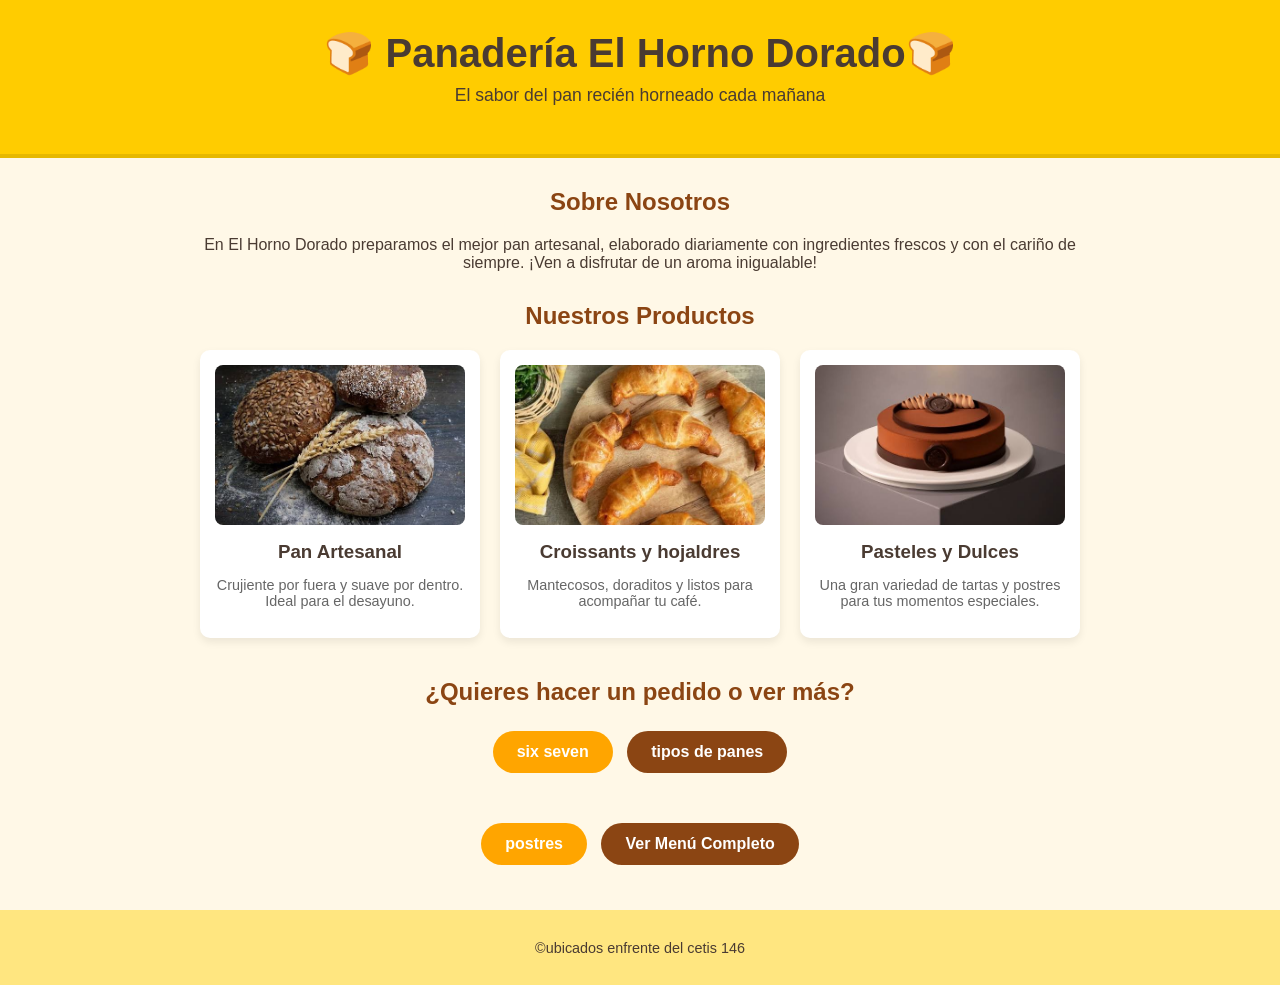
<file: index.html>
<!DOCTYPE html>
<html lang="es">
<head>
  <meta charset="UTF-8">
  <meta name="viewport" content="width=device-width, initial-scale=1.0">
  <title>Panadería El Horno Dorado</title> 
  <link rel="stylesheet" href="style.css">
</head>
<body>

  <!-- Encabezado -->
  <header>
    <h1>🍞 Panadería El Horno Dorado🍞</h1>
    <p>El sabor del pan recién horneado cada mañana</p>
  </header>

  <!-- Sobre Nosotros -->
  <section class="info">
    <h2>Sobre Nosotros</h2>
    <p>En El Horno Dorado preparamos el mejor pan artesanal, elaborado diariamente con ingredientes frescos y con el cariño de siempre. ¡Ven a disfrutar de un aroma inigualable!</p>
  </section>

  <!-- Productos -->
  <section class="productos">
    <h2>Nuestros Productos</h2>

    <div class="galeria">
      <div class="tarjeta">
        <img src="pan ar.jpg" alt="Pan Artesanal">
        <h3>Pan Artesanal</h3>
        <p>Crujiente por fuera y suave por dentro. Ideal para el desayuno.</p>
      </div>

      <div class="tarjeta">
        <img src="croissant.jpg" alt="Croissants y Facturas">
        <h3>Croissants y hojaldres</h3> 
        <p>Mantecosos, doraditos y listos para acompañar tu café.</p>
      </div>

      <div class="tarjeta">
        <img src="paxtel.jpg" alt="Repostería y Pasteles">
        <h3>Pasteles y Dulces</h3>
        <p>Una gran variedad de tartas y postres para tus momentos especiales.</p>
      </div>
    </div>
  </section>

  <!-- Botones de Acción / Contacto -->
  <section class="contacto">
    <h2>¿Quieres hacer un pedido o ver más?</h2>
    <a href="pagina4.html" class="boton">six seven
      
    </a>
    <!-- Nuevo botón hacia pagina2.html -->
    <a href="pagina2.html" class="boton secundario">tipos de panes</a>
  </section>
<!-- Botones de Acción / Contacto -->
  <section class="contacto">
    
    <a href="pagina3.html" class="boton">postres
      
    </a>
    <!-- Nuevo botón hacia pagina2.html -->
    <a href="pagina5.html" class="boton secundario">Ver Menú Completo</a>
  </section>

  <!-- Pie de página -->
  <footer>
    <p>&copy;ubicados enfrente del cetis 146 </p>
  </footer>

</body>
</html>
</file>
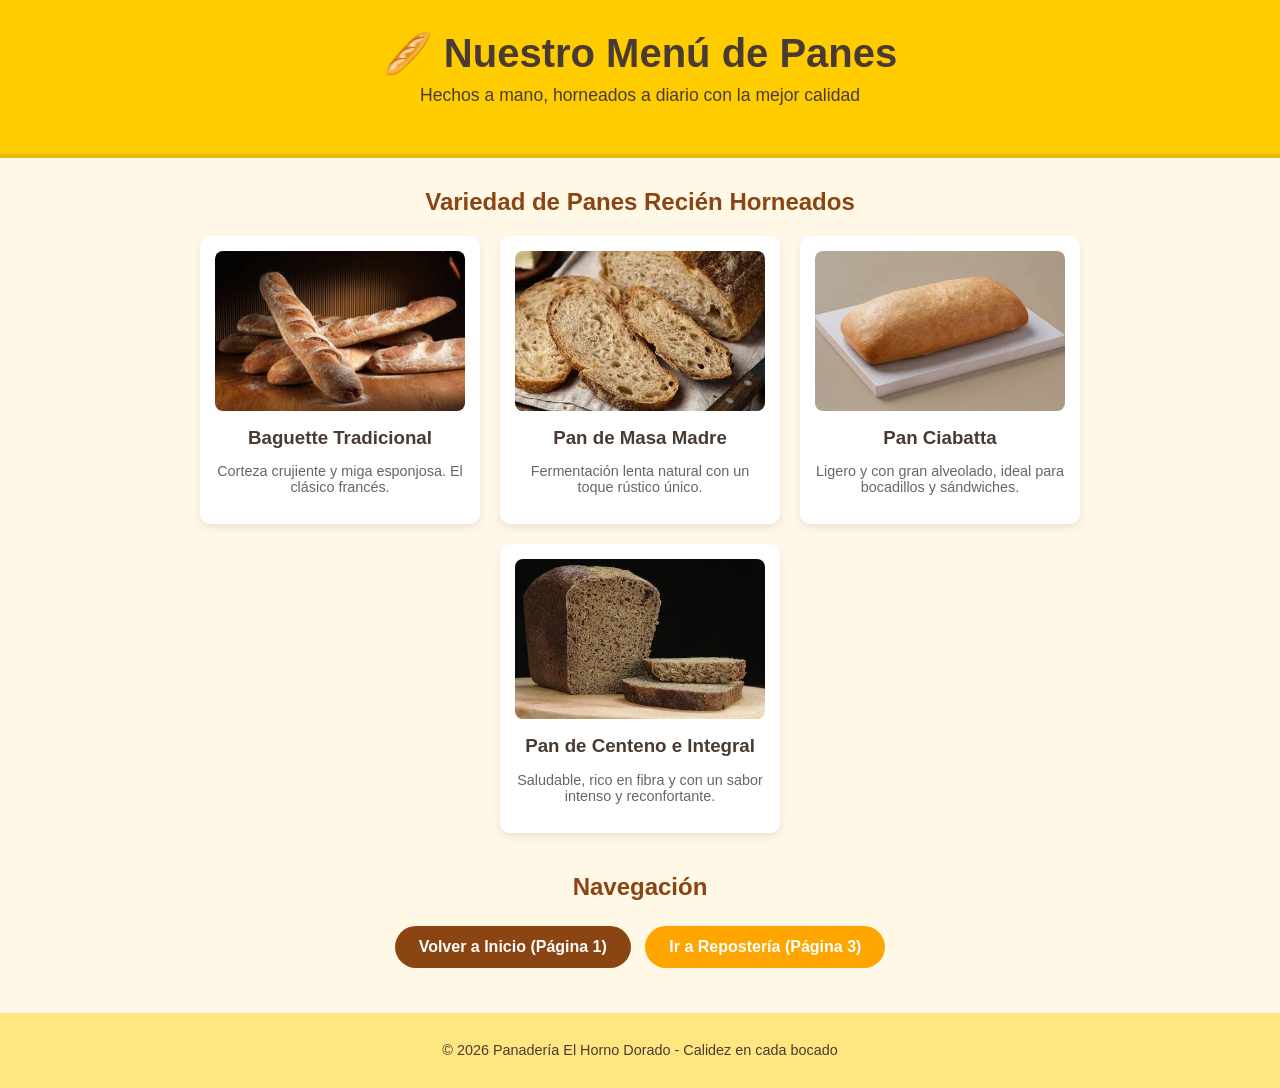
<file: pagina2.html>
<!DOCTYPE html>
<html lang="es">
<head>
  <meta charset="UTF-8">
  <meta name="viewport" content="width=device-width, initial-scale=1.0">
  <title>Menú de Panes - Panadería El Horno Dorado</title>
  <link rel="stylesheet" href="style.css">
</head>
<body>

  <!-- Encabezado -->
  <header>
    <h1>🥖 Nuestro Menú de Panes</h1>
    <p>Hechos a mano, horneados a diario con la mejor calidad</p>
  </header>

  <!-- Selección de Panes -->
  <section class="productos">
    <h2>Variedad de Panes Recién Horneados</h2>

    <div class="galeria">
      <div class="tarjeta">
        <img src="baguette.jpg" alt="Pan Baguette">
        <h3>Baguette Tradicional</h3>
        <p>Corteza crujiente y miga esponjosa. El clásico francés.</p>
      </div>

      <div class="tarjeta">
        <img src="pan mad.jpg" alt="Pan de Masa Madre">
        <h3>Pan de Masa Madre</h3>
        <p>Fermentación lenta natural con un toque rústico único.</p>
      </div>

      <div class="tarjeta">
        <img src="ciabatta.jpg" alt="Pan Ciabatta">
        <h3>Pan Ciabatta</h3>
        <p>Ligero y con gran alveolado, ideal para bocadillos y sándwiches.</p>
      </div>

      <div class="tarjeta">
        <img src="pan cen.jpg" alt="Pan de Centeno">
        <h3>Pan de Centeno e Integral</h3>
        <p>Saludable, rico en fibra y con un sabor intenso y reconfortante.</p>
      </div>
    </div>
  </section>

  <!-- Botones de Navegación -->
  <section class="contacto">
    <h2>Navegación</h2>
    <!-- Botón para regresar a pagina1.html -->
    <a href="index.html" class="boton secundario">Volver a Inicio (Página 1)</a>
    <!-- Botón para ir a pagina3.html -->
    <a href="pagina3.html" class="boton">Ir a Repostería (Página 3)</a>
  </section>

  <!-- Pie de página -->
  <footer>
    <p>&copy; 2026 Panadería El Horno Dorado - Calidez en cada bocado</p>
  </footer>

</body>
</html>
</file>
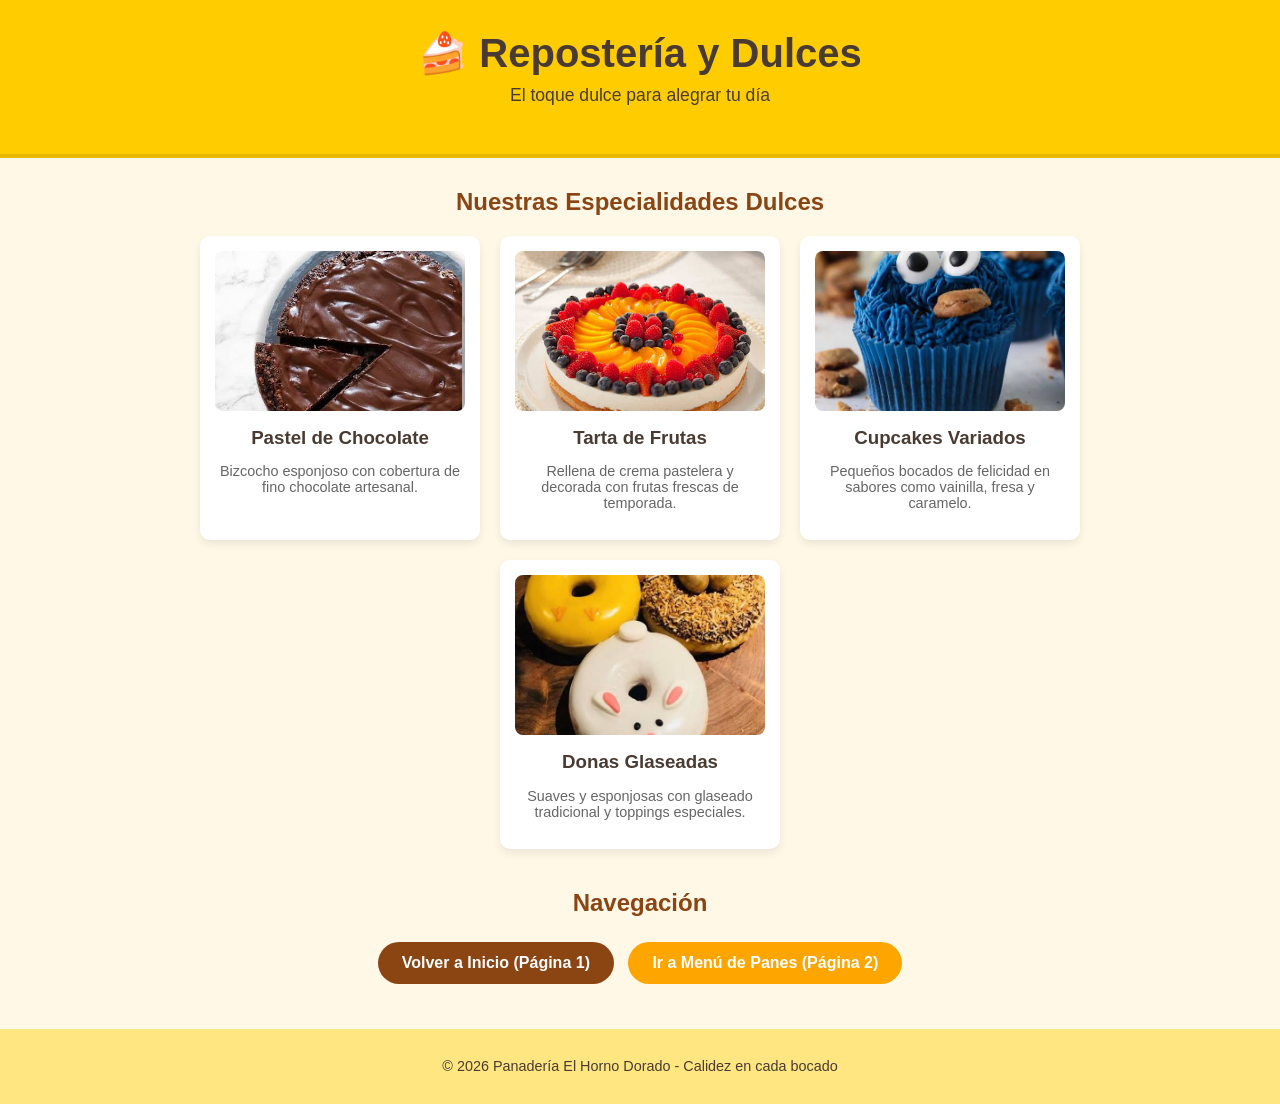
<file: pagina3.html>
<!DOCTYPE html>
<html lang="es">
<head>
  <meta charset="UTF-8">
  <meta name="viewport" content="width=device-width, initial-scale=1.0">
  <title>Repostería - Panadería El Horno Dorado</title>
  <link rel="stylesheet" href="style.css">
</head>
<body>

  <!-- Encabezado -->
  <header>
    <h1>🍰 Repostería y Dulces</h1>
    <p>El toque dulce para alegrar tu día</p>
  </header>

  <!-- Selección de Repostería -->
  <section class="productos">
    <h2>Nuestras Especialidades Dulces</h2>

    <div class="galeria">
      <div class="tarjeta">
        <img src="pastel.jpg" alt="Pastel de Chocolate">
        <h3>Pastel de Chocolate</h3>
        <p>Bizcocho esponjoso con cobertura de fino chocolate artesanal.</p>
      </div>

      <div class="tarjeta">
        <img src="tarta.jpg" alt="Tartas de Frutas">
        <h3>Tarta de Frutas</h3>
        <p>Rellena de crema pastelera y decorada con frutas frescas de temporada.</p>
      </div>

      <div class="tarjeta">
        <img src="cupcake.jpg" alt="Cupcakes Especiales">
        <h3>Cupcakes Variados</h3>
        <p>Pequeños bocados de felicidad en sabores como vainilla, fresa y caramelo.</p>
      </div>

      <div class="tarjeta">
        <img src="dona.jpg" alt="Donas Artesanales">
        <h3>Donas Glaseadas</h3>
        <p>Suaves y esponjosas con glaseado tradicional y toppings especiales.</p>
      </div>
    </div>
  </section>

  <!-- Botones de Navegación -->
  <section class="contacto">
    <h2>Navegación</h2>
    <!-- Botón para regresar a pagina1.html -->
    <a href="index.html" class="boton secundario">Volver a Inicio (Página 1)</a>
    <!-- Botón para ir a pagina2.html -->
    <a href="pagina2.html" class="boton">Ir a Menú de Panes (Página 2)</a>
  </section>

  <!-- Pie de página -->
  <footer>
    <p>&copy; 2026 Panadería El Horno Dorado - Calidez en cada bocado</p>
  </footer>

</body>
</html>
</file>
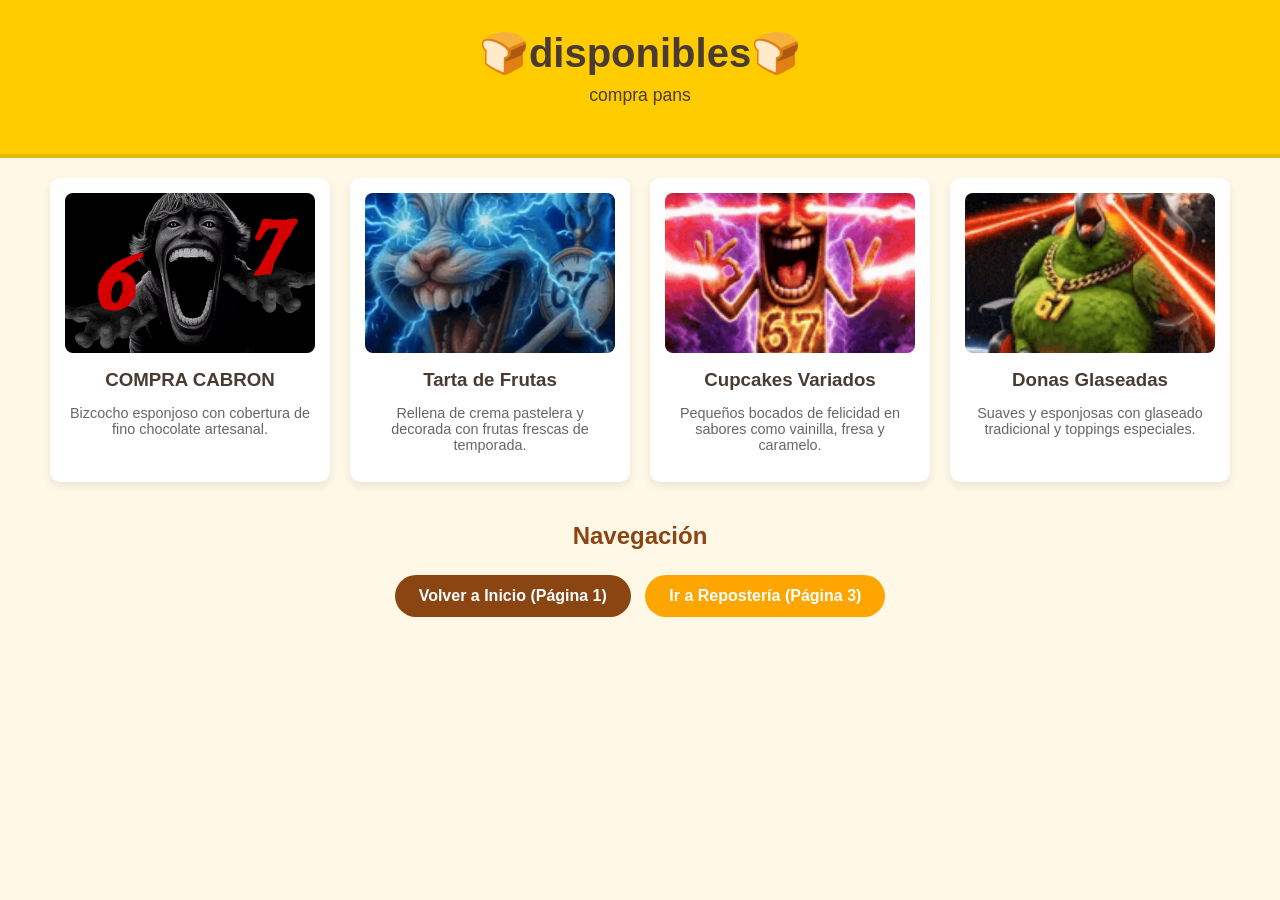
<file: pagina4.html>
<!DOCTYPE html>
<html lang="es">
<head>
  <meta charset="UTF-8">
  <meta name="viewport" content="width=device-width, initial-scale=1.0">
  <title>Repostería - Panadería El Horno Dorado</title>
  <link rel="stylesheet" href="style.css">
</head>
<body>
  <!-- Encabezado -->
  <header>
    <h1>🍞disponibles🍞</h1>
    <p>compra pans</p>
  </header> 
  
<div class="galeria">
      <div class="tarjeta">
        <img src="67.gif" alt="Pastel de Chocolate">
        <h3>COMPRA CABRON</h3>
        <p>Bizcocho esponjoso con cobertura de fino chocolate artesanal.</p>
      </div>
  
  <div class="tarjeta">
        <img src="67conejo.gif" alt="Tartas de Frutas">
        <h3>Tarta de Frutas</h3>
        <p>Rellena de crema pastelera y decorada con frutas frescas de temporada.</p>
      </div>

     <div class="tarjeta">
        <img src="tung.gif" alt="Cupcakes Especiales">
        <h3>Cupcakes Variados</h3>
        <p>Pequeños bocados de felicidad en sabores como vainilla, fresa y caramelo.</p>
      </div>

     <div class="tarjeta">
        <img src="six-seven-bird.gif" alt="Donas Artesanales">
        <h3>Donas Glaseadas</h3>
        <p>Suaves y esponjosas con glaseado tradicional y toppings especiales.</p>
      </div>
    </div>
  </section>












        <!-- Botones de Navegación -->
  <section class="contacto">
    <h2>Navegación</h2>
    <!-- Botón para regresar a pagina1.html -->
    <a href="index.html" class="boton secundario">Volver a Inicio (Página 1)</a>
    <!-- Botón para ir a pagina3.html -->
    <a href="pagina5.html" class="boton">Ir a Repostería (Página 3)</a>
  </section>
</file>
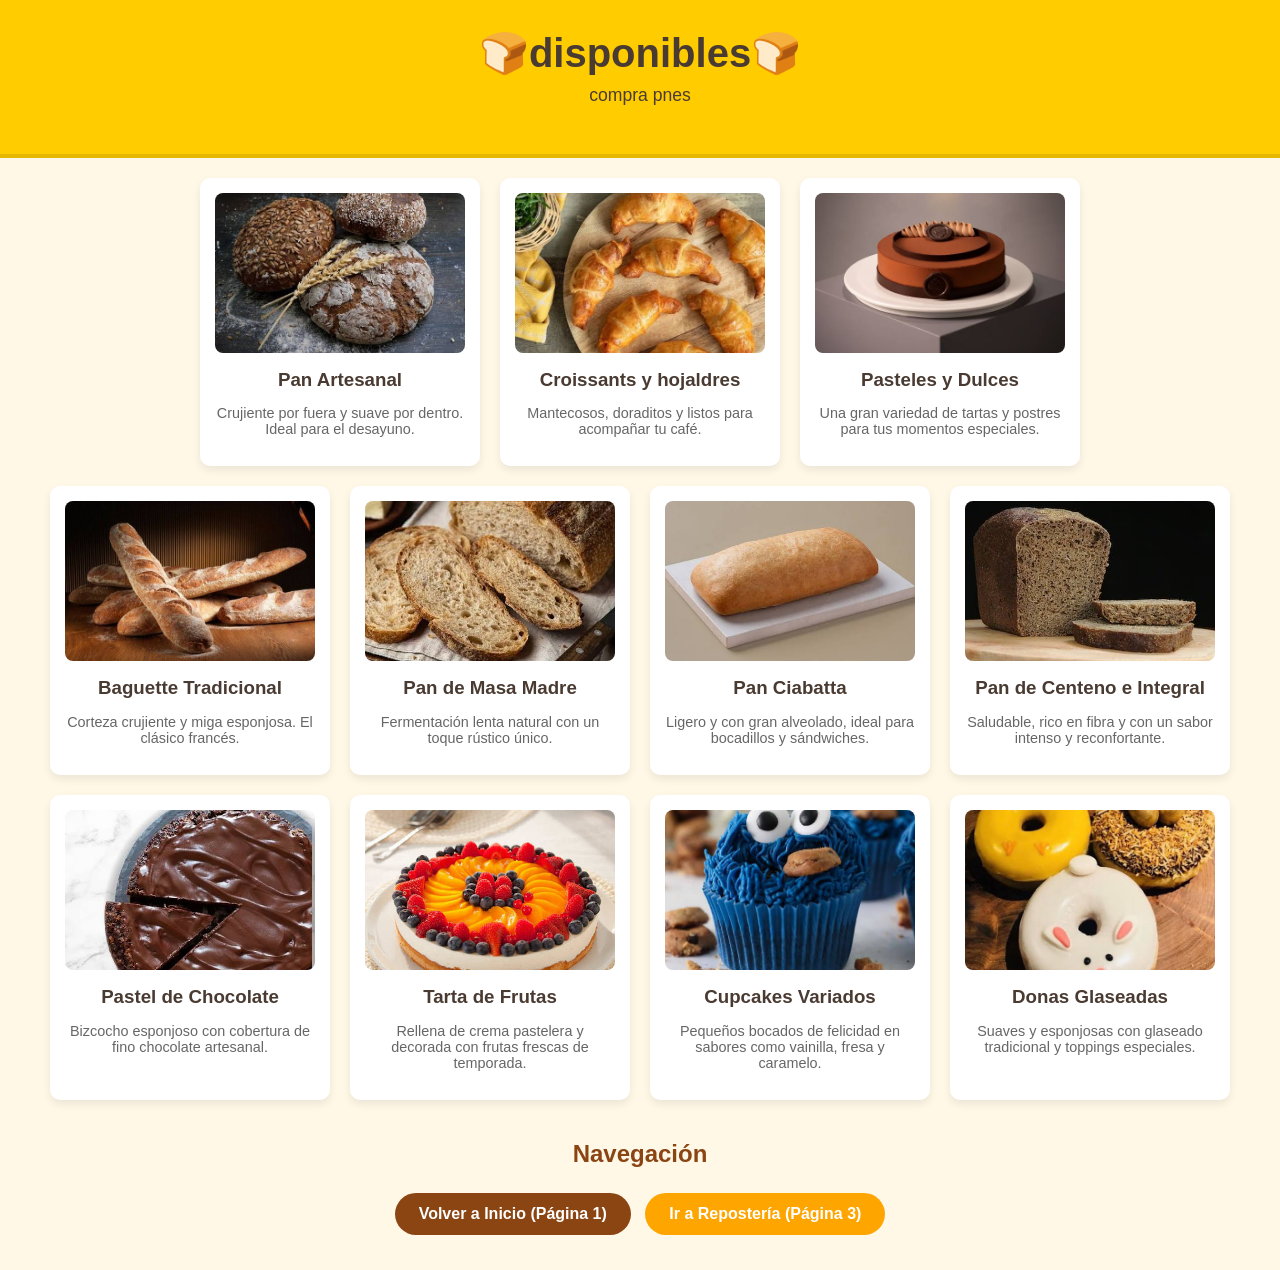
<file: pagina5.html>
<!DOCTYPE html>
<html lang="es">
<head>
  <meta charset="UTF-8">
  <meta name="viewport" content="width=device-width, initial-scale=1.0">
  <title>Repostería - Panadería El Horno Dorado</title>
  <link rel="stylesheet" href="style.css">
</head>
<body>
    <!-- Encabezado -->
  <header>
    <h1>🍞disponibles🍞</h1>
    <p>compra pnes</p>
  </header> 
  
    <div class="galeria">
      <div class="tarjeta">
        <img src="pan ar.jpg" alt="Pan Artesanal">
        <h3>Pan Artesanal</h3>
        <p>Crujiente por fuera y suave por dentro. Ideal para el desayuno.</p>
      </div>

      <div class="tarjeta">
        <img src="croissant.jpg" alt="Croissants y Facturas">
        <h3>Croissants y hojaldres</h3> 
        <p>Mantecosos, doraditos y listos para acompañar tu café.</p>
      </div>

      <div class="tarjeta">
        <img src="paxtel.jpg" alt="Repostería y Pasteles">
        <h3>Pasteles y Dulces</h3>
        <p>Una gran variedad de tartas y postres para tus momentos especiales.</p>
      </div>
    </div>
  </section>
  
    <div class="galeria">
      <div class="tarjeta">
        <img src="baguette.jpg" alt="Pan Baguette">
        <h3>Baguette Tradicional</h3>
        <p>Corteza crujiente y miga esponjosa. El clásico francés.</p>
      </div>

      <div class="tarjeta">
        <img src="pan mad.jpg" alt="Pan de Masa Madre">
        <h3>Pan de Masa Madre</h3>
        <p>Fermentación lenta natural con un toque rústico único.</p>
      </div>

      <div class="tarjeta">
        <img src="ciabatta.jpg" alt="Pan Ciabatta">
        <h3>Pan Ciabatta</h3>
        <p>Ligero y con gran alveolado, ideal para bocadillos y sándwiches.</p>
      </div>

      <div class="tarjeta">
        <img src="pan cen.jpg" alt="Pan de Centeno">
        <h3>Pan de Centeno e Integral</h3>
        <p>Saludable, rico en fibra y con un sabor intenso y reconfortante.</p>
      </div>
    </div>
  </section>
   <div class="galeria">
      <div class="tarjeta">
        <img src="pastel.jpg" alt="Pastel de Chocolate">
        <h3>Pastel de Chocolate</h3>
        <p>Bizcocho esponjoso con cobertura de fino chocolate artesanal.</p>
      </div>

      <div class="tarjeta">
        <img src="tarta.jpg" alt="Tartas de Frutas">
        <h3>Tarta de Frutas</h3>
        <p>Rellena de crema pastelera y decorada con frutas frescas de temporada.</p>
      </div>

      <div class="tarjeta">
        <img src="cupcake.jpg" alt="Cupcakes Especiales">
        <h3>Cupcakes Variados</h3>
        <p>Pequeños bocados de felicidad en sabores como vainilla, fresa y caramelo.</p>
      </div>

      <div class="tarjeta">
        <img src="dona.jpg" alt="Donas Artesanales">
        <h3>Donas Glaseadas</h3>
        <p>Suaves y esponjosas con glaseado tradicional y toppings especiales.</p>
      </div>
    </div>
  </section>
    <!-- Botones de Navegación -->
  <section class="contacto">
    <h2>Navegación</h2>
    <!-- Botón para regresar a pagina1.html -->
    <a href="index.html" class="boton secundario">Volver a Inicio (Página 1)</a>
    <!-- Botón para ir a pagina3.html -->
    <a href="pagina2.html" class="boton">Ir a Repostería (Página 3)</a>
  </section>
</file>
<file: style.css>
/* Configuración General */
body {
  font-family: 'Segoe UI', Tahoma, Geneva, Verdana, sans-serif;
  background-color: #fff8e7; /* Fondo amarillo cálido muy suave */
  color: #4a3b32; /* Texto en tono café para contraste cálido */
  margin: 0;
  padding: 0;
  text-align: center;
}

/* Encabezado */
header {
  background-color: #ffcc00; /* Amarillo cálido vibrante */
  padding: 30px 20px;
  border-bottom: 4px solid #e6b800;
}

header h1 {
  margin: 0;
  font-size: 2.5rem;
}

header p {
  margin-top: 8px;
  font-size: 1.1rem;
}

/* Secciones generales */
section {
  max-width: 900px;
  margin: 30px auto;
  padding: 0 20px;
}

h2 {
  color: #8b4513; /* Color café para títulos */
}

/* Galería de productos */
.galeria {
  display: flex;
  justify-content: center;
  gap: 20px;
  flex-wrap: wrap;
  margin-top: 20px;
}

.tarjeta {
  background-color: #ffffff;
  border-radius: 10px;
  padding: 15px;
  width: 250px;
  box-shadow: 0 4px 8px rgba(0, 0, 0, 0.08);
}

.tarjeta img {
  width: 100%;
  height: 160px;
  object-fit: cover;
  border-radius: 8px;
}

.tarjeta h3 {
  margin: 12px 0 6px;
}

.tarjeta p {
  font-size: 0.9rem;
  color: #666;
}

/* Botones */
.contacto {
  margin-top: 40px;
}

.boton {
  display: inline-block;
  background-color: #ffa500; /* Naranja/Amarillo cálido */
  color: #ffffff;
  padding: 12px 24px;
  margin: 5px;
  text-decoration: none;
  font-weight: bold;
  border-radius: 25px;
  transition: background-color 0.3s;
}

.boton:hover {
  background-color: #e69500;
}

.boton.secundario {
  background-color: #8b4513;
}

.boton.secundario:hover {
  background-color: #6e360f;
}

/* Pie de página */
footer {
  background-color: #ffe680;
  padding: 15px;
  margin-top: 40px;
  font-size: 0.9rem;
}
</file>
